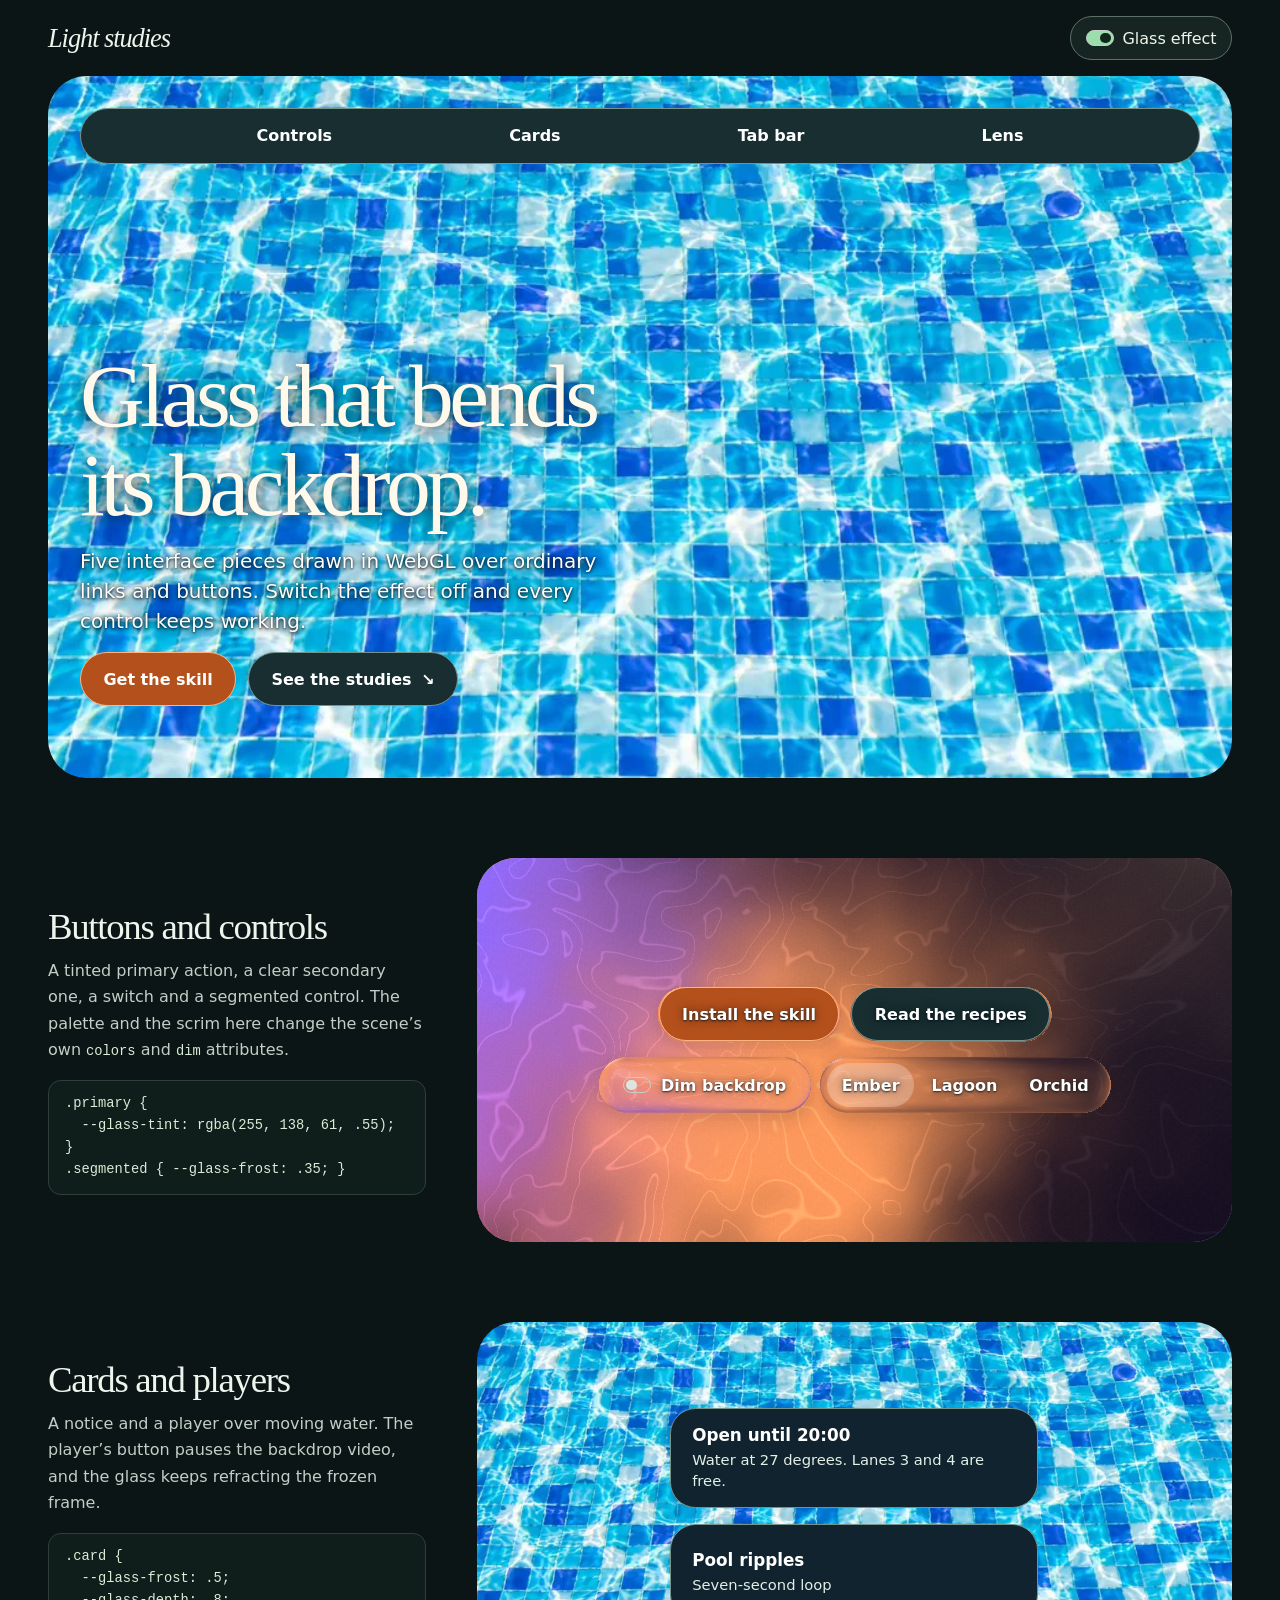
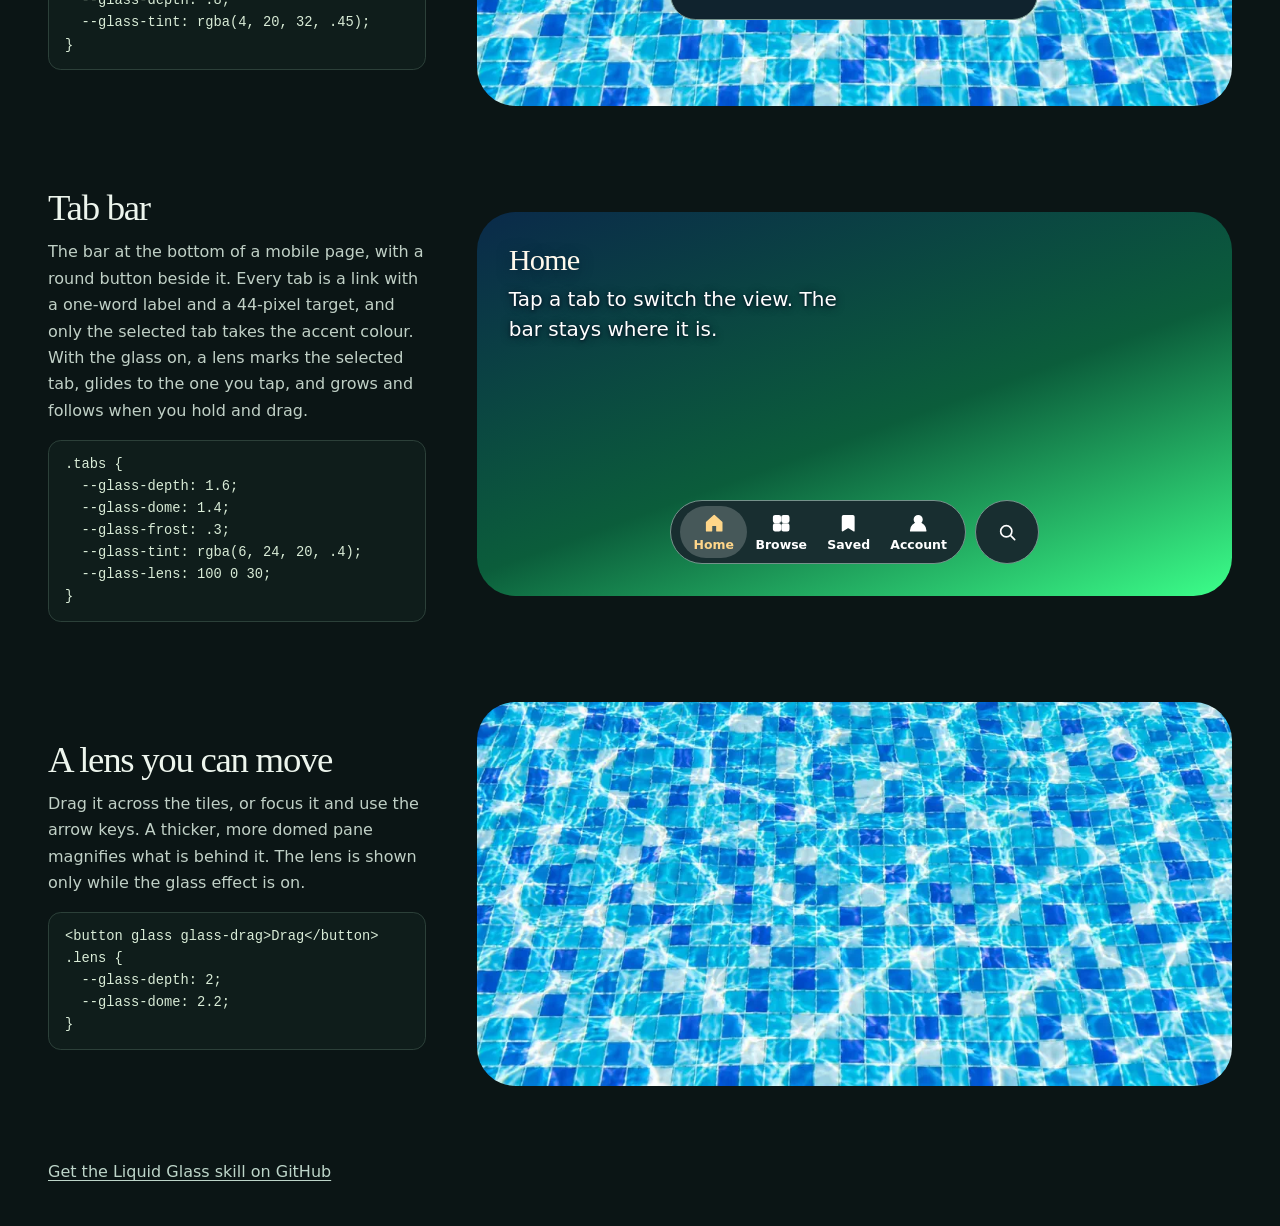
<file: index.html>
<!doctype html>
<html lang="en">
<head>
  <meta charset="utf-8">
  <meta name="viewport" content="width=device-width, initial-scale=1">
  <title>Liquid Glass for Codex and Claude Code · iPhone demo</title>
  <link rel="canonical" href="https://owgit.github.io/liquid-glass-skill/examples/iphone/">
  <meta http-equiv="refresh" content="0; url=./examples/iphone/">
</head>
<body>
  <p><a href="./examples/iphone/">Open the interactive Liquid Glass demo for iPhone Safari</a></p>
</body>
</html>
</file>
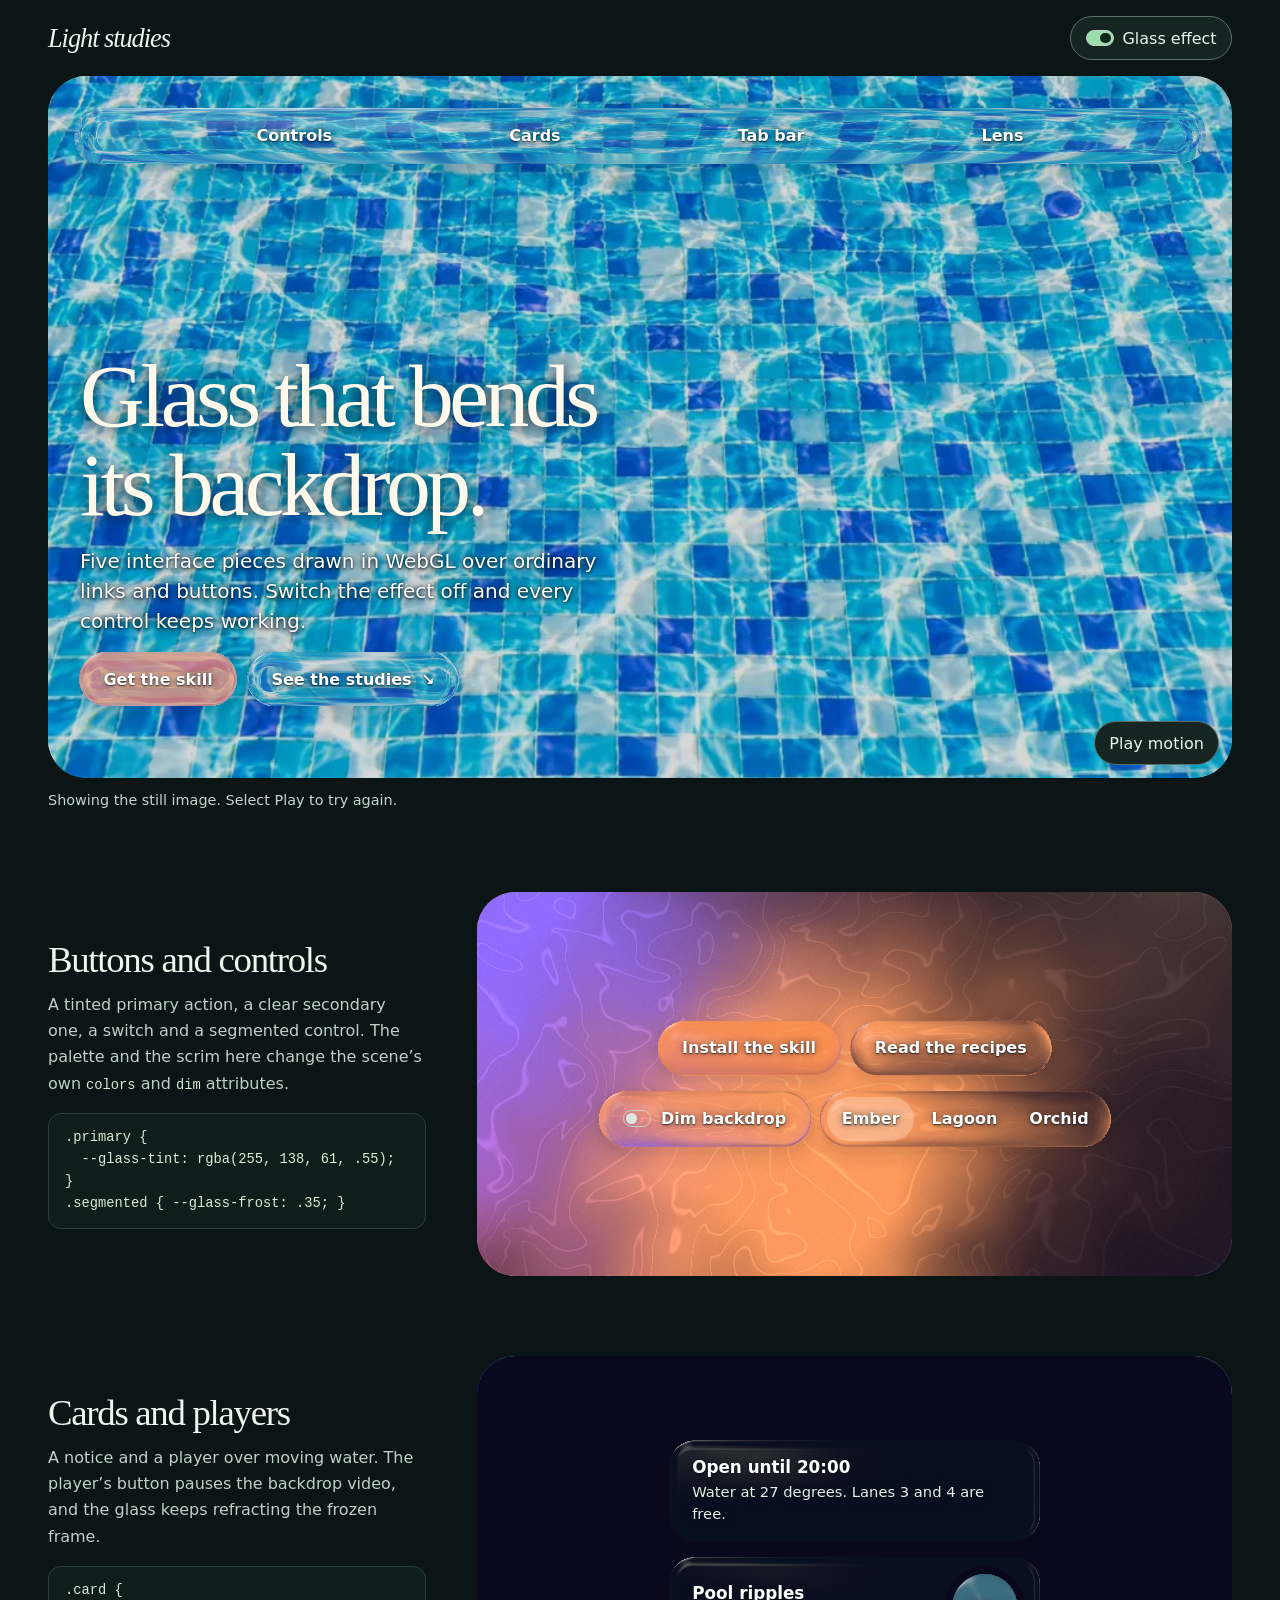
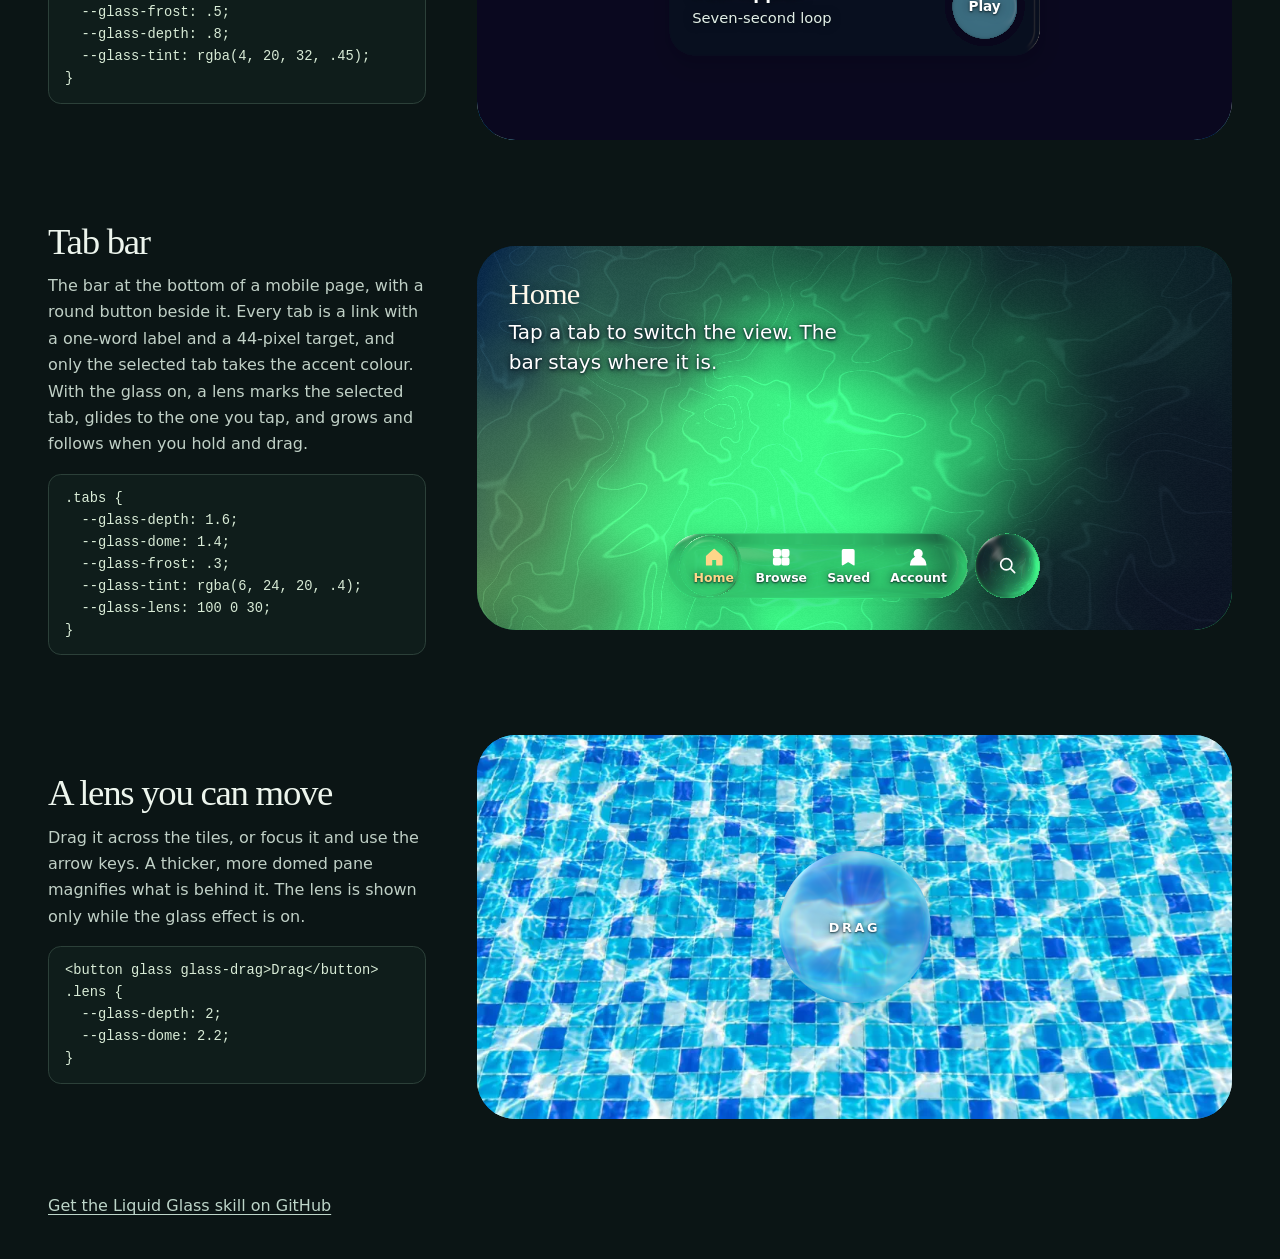
<file: examples/iphone/index.html>
<!doctype html>
<html lang="en">
<head>
  <meta charset="utf-8">
  <meta name="viewport" content="width=device-width, initial-scale=1, viewport-fit=cover">
  <meta name="color-scheme" content="dark">
  <meta name="description" content="A glass navigation bar, buttons, cards, a tab bar and a draggable lens, drawn in WebGL over ordinary links and buttons. Switch the effect off and every control keeps working.">
  <title>Light studies · Liquid Glass components for the web</title>
  <link rel="canonical" href="https://owgit.github.io/liquid-glass-skill/examples/iphone/">
  <meta property="og:title" content="Light studies · Liquid Glass components for the web">
  <meta property="og:description" content="Navigation, buttons, cards, a tab bar and a lens in refractive glass, each with a solid mode. A live example from the Liquid Glass skill for Codex and Claude Code.">
  <meta property="og:type" content="website">
  <meta property="og:url" content="https://owgit.github.io/liquid-glass-skill/examples/iphone/">
  <meta property="og:image" content="https://owgit.github.io/liquid-glass-skill/docs/pool-demo.jpg">
  <meta property="og:image:width" content="1200">
  <meta property="og:image:height" content="630">
  <meta property="og:image:alt" content="A glass navigation bar and two glass buttons refract bright ripples in a turquoise pool.">
  <meta name="twitter:card" content="summary_large_image">
  <link rel="preload" as="image" type="image/webp" href="./pool.webp" fetchpriority="high">
  <link rel="stylesheet" href="./style.css?v=001f4e3e">
  <script type="module" src="./demo.js?v=3303d691"></script>
</head>
<body>
  <a class="skip" href="#guide">Skip to the guide</a>
  <header class="masthead">
    <a class="wordmark" href="#guide">Light studies</a>
    <button id="effect" type="button" aria-pressed="false" hidden>
      <span class="switch-track" aria-hidden="true"></span>
      Glass effect
    </button>
  </header>
  <main id="guide" tabindex="-1">
    <div id="pool" class="stage hero" data-scene="./pool.webp" data-video="./pool-loop.mp4" data-dim="0.15">
      <div class="scene-content">
        <nav class="pane bar" glass aria-label="Studies">
          <a href="#controls">Controls</a>
          <a href="#cards">Cards</a>
          <a href="#tabs">Tab bar</a>
          <a href="#lens">Lens</a>
        </nav>
        <h1>Glass that bends its backdrop.</h1>
        <p class="subtitle">Five interface pieces drawn in WebGL over ordinary links and buttons. Switch the effect off and every control keeps working.</p>
        <p class="actions">
          <a class="pane tinted" glass href="https://github.com/owgit/liquid-glass-skill">Get the skill</a>
          <a class="pane" glass href="#controls">See the studies <span aria-hidden="true">↘</span></a>
        </p>
      </div>
      <button class="motion" type="button" data-motion data-noun=" motion" aria-controls="pool" hidden>Play motion</button>
    </div>
    <p id="status" class="status" role="status"></p>

    <section class="study" id="controls" tabindex="-1" aria-labelledby="controls-title">
      <div class="words">
        <h2 id="controls-title">Buttons and controls</h2>
        <p>A tinted primary action, a clear secondary one, a switch and a segmented control. The palette and the scrim here change the scene’s own <code>colors</code> and <code>dim</code> attributes.</p>
        <pre><code>.primary {
  --glass-tint: rgba(255, 138, 61, .55);
}
.segmented { --glass-frost: .35; }</code></pre>
      </div>
      <div class="stage" data-scene="aurora" data-colors="#ff9a5a #ffe08a #ff6f91 #8f6bff">
        <div class="scene-content centered">
          <p class="actions">
            <a class="pane tinted" glass href="https://github.com/owgit/liquid-glass-skill#install-for-codex-and-claude-code">Install the skill</a>
            <a class="pane" glass href="https://github.com/owgit/liquid-glass-skill/blob/HEAD/skills/liquid-glass-web/references/recipes.md">Read the recipes</a>
          </p>
          <div class="actions" data-needs-scene hidden>
            <button id="dim" class="pane" glass type="button" aria-pressed="false">
              <span class="switch-track" aria-hidden="true"></span>
              Dim backdrop
            </button>
            <fieldset id="palette" class="pane segmented" glass>
              <legend class="visually-hidden">Backdrop palette</legend>
              <label><input type="radio" name="palette" value="#ff9a5a #ffe08a #ff6f91 #8f6bff" checked> Ember</label>
              <label><input type="radio" name="palette" value="#35e0c8 #5aa0ff #c8f4ff #2b62d9"> Lagoon</label>
              <label><input type="radio" name="palette" value="#d58cff #ff7fb5 #8f6bff #ffe0f5"> Orchid</label>
            </fieldset>
          </div>
        </div>
      </div>
    </section>

    <section class="study" id="cards" tabindex="-1" aria-labelledby="cards-title">
      <div class="words">
        <h2 id="cards-title">Cards and players</h2>
        <p>A notice and a player over moving water. The player’s button pauses the backdrop video, and the glass keeps refracting the frozen frame.</p>
        <pre><code>.card {
  --glass-frost: .5;
  --glass-depth: .8;
  --glass-tint: rgba(4, 20, 32, .45);
}</code></pre>
      </div>
      <div class="stage" data-scene="./pool.webp" data-video="./pool-loop.mp4">
        <div class="scene-content centered">
          <article class="pane card" glass>
            <h3>Open until 20:00</h3>
            <p>Water at 27 degrees. Lanes 3 and 4 are free.</p>
          </article>
          <article class="pane card player" glass>
            <div>
              <h3>Pool ripples</h3>
              <p>Seven-second loop</p>
            </div>
            <button class="pane round" glass type="button" data-motion data-noun="" hidden>Play</button>
          </article>
        </div>
      </div>
    </section>

    <section class="study" id="tabs" tabindex="-1" aria-labelledby="tabs-title">
      <div class="words">
        <h2 id="tabs-title">Tab bar</h2>
        <p>The bar at the bottom of a mobile page, with a round button beside it. Every tab is a link with a one-word label and a 44-pixel target, and only the selected tab takes the accent colour. With the glass on, a lens marks the selected tab, glides to the one you tap, and grows and follows when you hold and drag.</p>
        <pre><code>.tabs {
  --glass-depth: 1.6;
  --glass-dome: 1.4;
  --glass-frost: .3;
  --glass-tint: rgba(6, 24, 20, .4);
  --glass-lens: 100 0 30;
}</code></pre>
      </div>
      <div class="stage night" data-scene="aurora" data-colors="#3cff8a #0b5d3b #b6ff6a #0a2a4a">
        <div class="scene-content">
          <div class="views" aria-live="polite">
            <div class="view" id="view-home"><h3>Home</h3><p class="subtitle">Tap a tab to switch the view. The bar stays where it is.</p></div>
            <div class="view" id="view-browse"><h3>Browse</h3><p class="subtitle">With the glass on, hold the bar and drag sideways.</p></div>
            <div class="view" id="view-saved"><h3>Saved</h3><p class="subtitle">With the glass on, each view brings its own backdrop colours.</p></div>
            <div class="view" id="view-account"><h3>Account</h3><p class="subtitle">Switch the glass effect off. The tabs keep working.</p></div>
          </div>
          <div class="dock">
            <nav class="pane bar tabs" glass aria-label="Views">
              <a href="#view-home" data-colors="#3cff8a #0b5d3b #b6ff6a #0a2a4a"><svg viewBox="0 0 24 24" aria-hidden="true"><path d="M4 11 12 4l8 7v9h-5v-6H9v6H4z"/></svg>Home</a>
              <a href="#view-browse" data-colors="#35e0c8 #0b3d6b #7fd4ff #0a1a4a"><svg viewBox="0 0 24 24" aria-hidden="true"><rect x="4" y="4" width="7" height="7" rx="1.5"/><rect x="13" y="4" width="7" height="7" rx="1.5"/><rect x="4" y="13" width="7" height="7" rx="1.5"/><rect x="13" y="13" width="7" height="7" rx="1.5"/></svg>Browse</a>
              <a href="#view-saved" data-colors="#d58cff #4a1d6b #ff9ad0 #1a0a3a"><svg viewBox="0 0 24 24" aria-hidden="true"><path d="M7 4h10a1 1 0 0 1 1 1v15l-6-4-6 4V5a1 1 0 0 1 1-1z"/></svg>Saved</a>
              <a href="#view-account" data-colors="#7f8cff #1d2a6b #b3c0ff #0a0a3a"><svg viewBox="0 0 24 24" aria-hidden="true"><circle cx="12" cy="8" r="4"/><path d="M4 20a8 8 0 0 1 16 0z"/></svg>Account</a>
            </nav>
            <a class="pane round" glass href="#lens" aria-label="Go to the lens study">
              <svg viewBox="0 0 24 24" aria-hidden="true"><circle cx="11" cy="11" r="6"/><path d="m16 16 4 4"/></svg>
            </a>
          </div>
        </div>
      </div>
    </section>

    <section class="study" id="lens" tabindex="-1" aria-labelledby="lens-title">
      <div class="words">
        <h2 id="lens-title">A lens you can move</h2>
        <p>Drag it across the tiles, or focus it and use the arrow keys. A thicker, more domed pane magnifies what is behind it. The lens is shown only while the glass effect is on.</p>
        <pre><code>&lt;button glass glass-drag&gt;Drag&lt;/button&gt;
.lens {
  --glass-depth: 2;
  --glass-dome: 2.2;
}</code></pre>
      </div>
      <div class="stage" data-scene="./pool.webp">
        <div class="scene-content centered">
          <button id="loupe" class="pane round loupe" glass glass-drag type="button" data-needs-scene="glass" hidden>Drag</button>
        </div>
      </div>
    </section>
  </main>
  <footer>
    <a href="https://github.com/owgit/liquid-glass-skill">Get the Liquid Glass skill on GitHub</a>
  </footer>
</body>
</html>
</file>
<file: examples/iphone/style.css>
:root {
  color-scheme: dark;
  font-family: "Helvetica Neue", system-ui, sans-serif;
  color: #edf5ed;
  background: #0b1515;
  --gutter: clamp(1rem, 4vw, 3rem);
  scroll-behavior: smooth;
}
@media (prefers-reduced-motion: reduce) { :root { scroll-behavior: auto; } }
* { box-sizing: border-box; }
body {
  margin: 0 auto;
  max-width: 82rem;
  padding: env(safe-area-inset-top, 0px) max(var(--gutter), env(safe-area-inset-right, 0px))
    max(2rem, env(safe-area-inset-bottom, 0px)) max(var(--gutter), env(safe-area-inset-left, 0px));
}
a { color: inherit; }
button { font: inherit; }
svg { width: 1.4rem; height: 1.4rem; fill: none; stroke: currentColor; stroke-width: 1.8; stroke-linecap: round; stroke-linejoin: round; }
:focus-visible { outline: 3px solid #ffd689; outline-offset: 3px; }
[tabindex="-1"]:focus-visible { outline: none; } /* scroll targets, not controls */
[hidden] { display: none !important; }
.visually-hidden, .skip:not(:focus) { position: absolute; clip-path: inset(50%); width: 1px; height: 1px; overflow: hidden; white-space: nowrap; }
.skip { position: absolute; top: 0.5rem; left: 1rem; z-index: 4; padding: 0.75rem; background: #162725; }
.masthead { display: flex; align-items: center; justify-content: space-between; flex-wrap: wrap; gap: 0.5rem; padding: 1rem 0; }
.wordmark {
  display: inline-flex; align-items: center; min-height: 44px;
  font: italic 1.65rem/1 Georgia, serif; letter-spacing: -0.04em; text-decoration: none;
}
#effect, .motion {
  display: inline-flex; align-items: center; justify-content: center; gap: 0.55rem;
  min-height: 44px; padding: 0.55rem 0.9rem; border: 1px solid #5b7168; border-radius: 2rem;
  color: inherit; background: #162521; cursor: pointer;
}
#effect:disabled { cursor: default; }
.motion { position: absolute; right: 0.8rem; bottom: 0.8rem; z-index: 1; }
.switch-track {
  display: inline-flex; align-items: center; flex: none; width: 1.75rem; height: 1.06rem;
  padding: 0.12rem; border: 1px solid #c3d0c8; border-radius: 1rem;
}
.switch-track::before { content: ""; width: 0.65rem; aspect-ratio: 1; border-radius: 50%; background: #dbe6de; }
[aria-pressed="true"] .switch-track { justify-content: flex-end; background: #9cddac; }
[aria-pressed="true"] .switch-track::before { background: #10251c; }

/* A stage shows its still backdrop in CSS, so it looks right before and without WebGL. */
.stage {
  position: relative; isolation: isolate; overflow: hidden; border-radius: clamp(1rem, 3vw, 2.4rem);
  --still: url("./pool.webp");
  background: #14333d var(--still) center / cover no-repeat;
}
.stage[data-scene="aurora"] { --still: linear-gradient(135deg, #ff9a5a, #ff6f91 55%, #8f6bff); }
.stage.night { --still: linear-gradient(160deg, #0a2a4a, #0b5d3b 55%, #3cff8a); }
.stage liquid-glass { display: block; background: transparent; }
.stage liquid-glass::part(fallback) { background-image: var(--still); }
.scene-content {
  display: flex; flex-direction: column; align-items: flex-start; gap: 1rem;
  min-height: 24rem; padding: clamp(1rem, 3vw, 2rem);
}
.scene-content.centered { align-items: center; justify-content: center; }
.dock { display: flex; align-items: center; align-self: center; gap: 0.6rem; margin-top: auto; }
.hero .scene-content { min-height: clamp(30rem, 78svh, 46rem); padding-bottom: 4.5rem; }

/* Every pane is solid first. It turns clear only inside a ready WebGL scene. */
.pane {
  display: inline-flex; align-items: center; justify-content: center; gap: 0.6rem;
  min-height: 54px; margin: 0; padding: 0.75rem 1.4rem; border: 1px solid #75928b; border-radius: 2rem;
  font: inherit; font-weight: 650; text-decoration: none; color: #fff; background-color: #182e30;
  --glass-depth: 1.5; --glass-dome: 1.3; --glass-ior: 1.5; --glass-chroma: 0.014; --glass-pull: 6;
}
button.pane { cursor: pointer; }
.pane.tinted { background-color: #b4501c; border-color: #ffb37e; --glass-tint: rgba(255, 138, 61, 0.55); }
.stage liquid-glass[data-renderer="webgl"][data-ready] [glass] {
  border-color: transparent; background: none;
  /* The renderer fades its canvas in over 0.5s, so stay solid until it has arrived. */
  transition: background-color 0s 0.5s, border-color 0s 0.5s;
  text-shadow: 0 1px 2px rgb(4 20 28 / 80%), 0 0 10px rgb(4 20 28 / 60%);
}
a.pane:hover, .bar a:hover, .wordmark:hover { text-decoration: underline; text-underline-offset: 0.2em; }
.actions { display: flex; flex-wrap: wrap; justify-content: inherit; gap: 0.75rem; margin: 0; }
.centered .actions { justify-content: center; }

.bar { align-self: stretch; justify-content: space-evenly; gap: 0; padding: 0.3rem 0.6rem; }
.bar a { display: inline-flex; align-items: center; justify-content: center; min-height: 44px; padding: 0 0.7rem; border-radius: 2rem; text-decoration: none; }
.tabs { align-self: auto; --glass-depth: 1.6; --glass-dome: 1.4; --glass-frost: 0.3; --glass-tint: rgba(6, 24, 20, 0.4); }
.tabs a { flex-direction: column; gap: 0.15rem; min-width: 4.2rem; padding: 0.4rem 0.5rem; font-size: 0.78rem; }
.tabs [aria-current] { background: rgb(255 255 255 / 20%); }
/* Filled icons throughout. Only the selected tab, or the one under a dragged lens, takes the accent colour. */
.tabs svg { fill: currentColor; }
.tabs [aria-current], .tabs [data-under-lens] { color: #ffd689; }
/* With glass on, a lens marks the selected tab and follows a sideways drag. */
.stage liquid-glass[data-renderer="webgl"][data-ready] .tabs[glass] { touch-action: pan-y; user-select: none; -webkit-user-select: none; -webkit-touch-callout: none; }
.stage liquid-glass[data-renderer="webgl"][data-ready] .tabs[glass] [aria-current] { background: none; }
.tabs a { transition: transform 0.18s; }
.tabs a:hover { text-decoration: none; } /* hover sticks after a tap on a phone */
.tabs [data-under-lens] { transform: scale(1.18); }
.round { flex: none; width: 64px; height: 64px; padding: 0; border-radius: 50%; }
.loupe { width: 9.5rem; height: 9.5rem; font-size: 0.8rem; letter-spacing: 0.2em; text-transform: uppercase; --glass-depth: 2; --glass-dome: 2.2; --glass-pull: 0; }

.views { align-self: stretch; }
.view { scroll-margin-top: 40vh; }
.view h3 { font: 400 1.9rem/1.1 Georgia, serif; letter-spacing: -0.03em; color: #fff9ec; text-shadow: 0 2px 14px #092335; }
.view .subtitle { margin-top: 0.4rem; max-width: 26ch; }
/* Without the script, the link's own target picks the view. */
.views:not(.scripted):has(:target) > :not(:target),
.views:not(.scripted):not(:has(:target)) > :not(:first-child) { display: none; }

.segmented { gap: 0.2rem; padding: 0.3rem; --glass-frost: 0.35; }
.segmented label { display: inline-flex; align-items: center; min-height: 44px; padding: 0 0.9rem; border-radius: 2rem; cursor: pointer; }
.segmented input { position: absolute; opacity: 0; pointer-events: none; }
.segmented label:has(:checked) { background: rgb(255 255 255 / 26%); }
.segmented label:has(:focus-visible) { outline: 3px solid #ffd689; outline-offset: 1px; }

.card {
  display: block; width: min(100%, 23rem); padding: 1rem 1.3rem; border-radius: 1.6rem; font-weight: 400;
  background-color: #10232e; --glass-frost: 0.5; --glass-depth: 0.8; --glass-dome: 0.8; --glass-tint: rgba(4, 20, 32, 0.45);
}
.card h3 { margin: 0; font-size: 1.05rem; }
.card p { margin-top: 0.25rem; font-size: 0.92rem; line-height: 1.45; color: #e3efe7; }
.player { display: flex; align-items: center; justify-content: space-between; gap: 1rem; min-height: 96px; }
.player .round { font-size: 0.85rem; --glass-depth: 1.8; --glass-dome: 1.8; --glass-tint: rgba(120, 220, 255, 0.22); }

h1, h2, h3, p { margin: 0; }
h1, h2 { font-family: Georgia, "Times New Roman", serif; font-weight: 400; }
h1 { margin-top: auto; max-width: 13ch; color: #fff9ec; font-size: clamp(2.6rem, 8vw, 5.6rem); line-height: 1; letter-spacing: -0.05em; text-shadow: 0 2px 14px #092335; }
.subtitle { max-width: 44ch; color: #fff; font-size: clamp(1rem, 2vw, 1.25rem); line-height: 1.5; text-shadow: 0 1px 3px #071724, 0 1px 8px #071724; }
.status:not(:empty) { margin-top: 0.75rem; color: #c4d5cb; font-size: 0.9rem; line-height: 1.5; }

.study {
  display: grid; grid-template-columns: minmax(0, 1fr) minmax(0, 2fr); align-items: center;
  gap: clamp(1rem, 4vw, 3.5rem); margin-top: clamp(2.5rem, 7vw, 5rem); scroll-margin-top: 1rem;
}
h2 { font-size: clamp(1.6rem, 3vw, 2.3rem); letter-spacing: -0.035em; }
.words p { margin-top: 0.65rem; line-height: 1.65; color: #c0d0c6; }
code { font: 0.86em/1.6 ui-monospace, SFMono-Regular, Menlo, monospace; color: #d9ecd7; }
pre { white-space: pre-wrap; margin: 1rem 0 0; padding: 0.8rem 1rem; overflow-x: auto; border: 1px solid #2c4039; border-radius: 0.8rem; background: #0f1d1b; }
footer { display: flex; flex-wrap: wrap; justify-content: space-between; gap: 0 1rem; margin-top: clamp(2rem, 6vw, 4rem); }
footer a { display: inline-flex; align-items: center; min-height: 44px; color: #bdd5c9; text-underline-offset: 0.2em; }
@media (max-width: 52rem) {
  .study { grid-template-columns: minmax(0, 1fr); }
  .scene-content { min-height: 21rem; }
}
@media (max-width: 32rem) {
  .pane { padding-inline: 1rem; font-size: 0.95rem; }
  .bar { padding-inline: 0.2rem; }
  .bar a { padding: 0 0.45rem; }
  .tabs a { min-width: 3.4rem; padding: 0.4rem 0.2rem; }
}
@media (forced-colors: active) {
  .switch-track::before { background: ButtonText; forced-color-adjust: none; }
}
</file>
